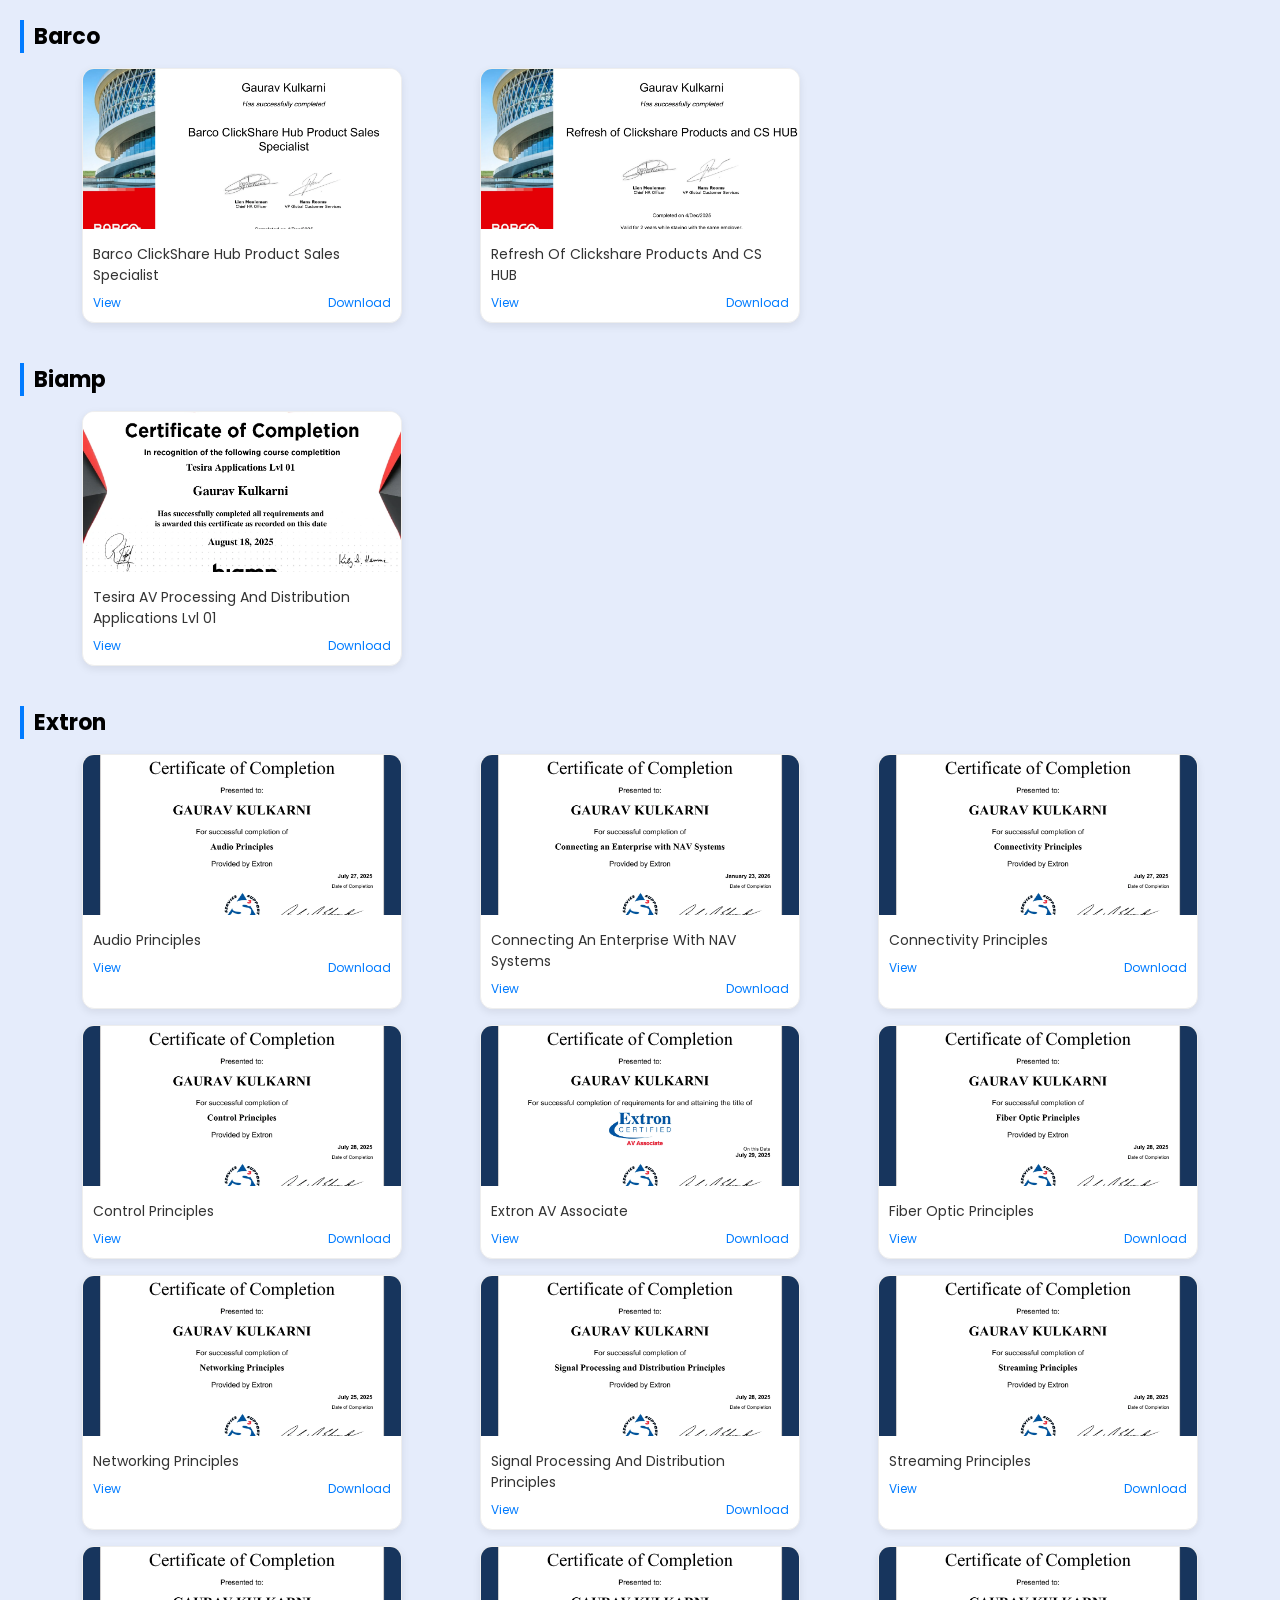
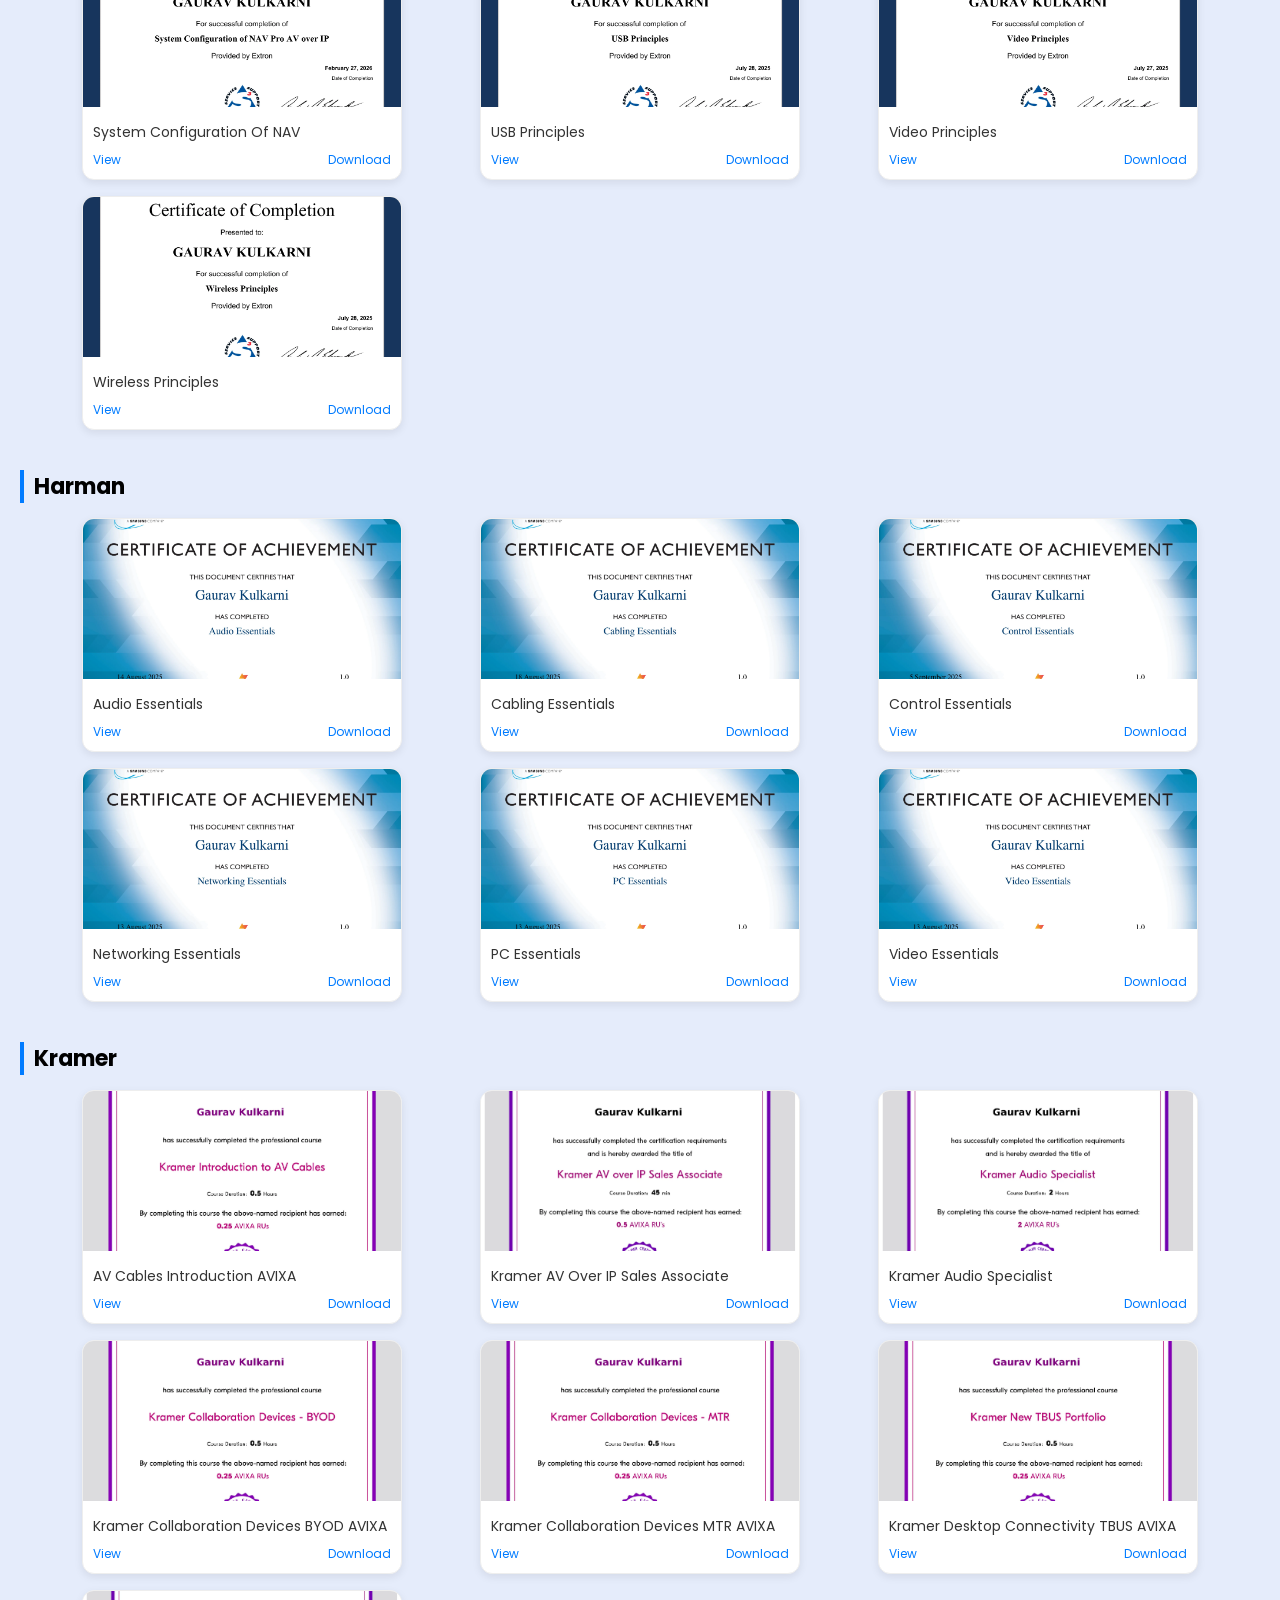
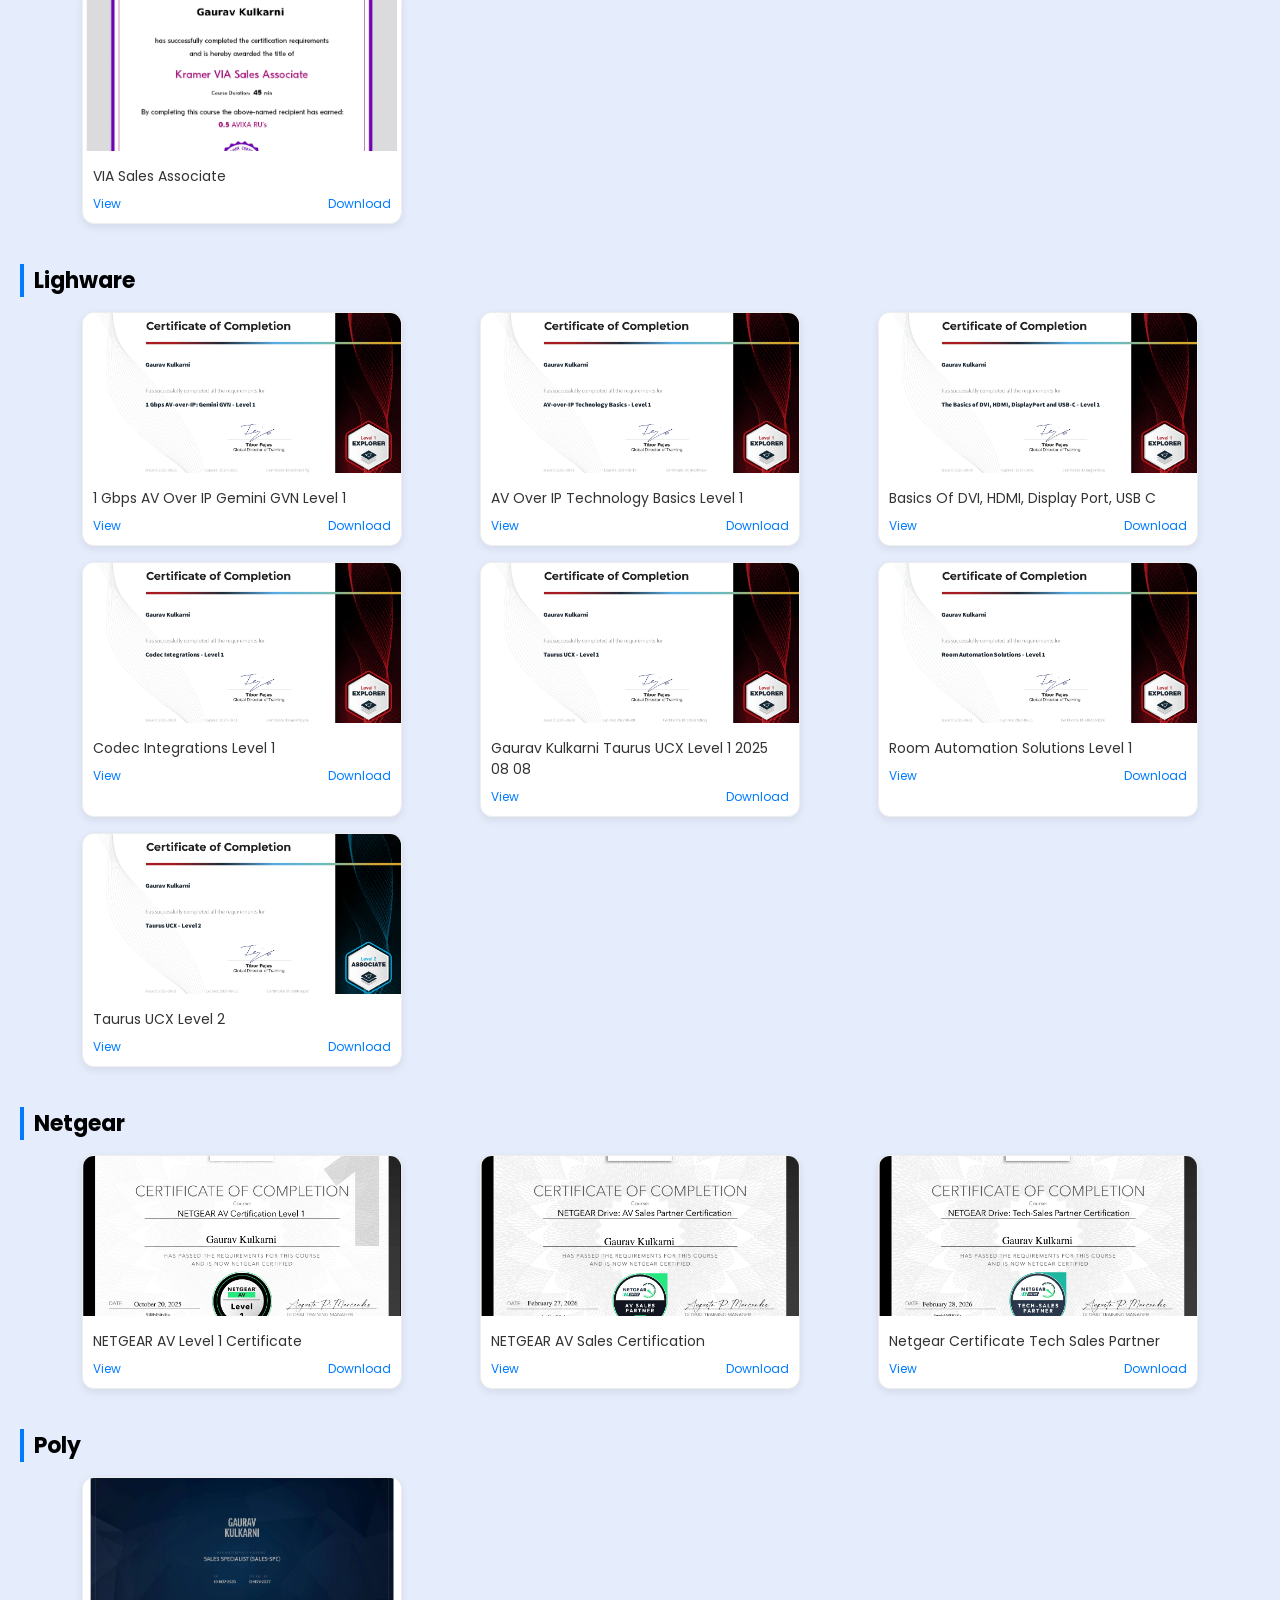
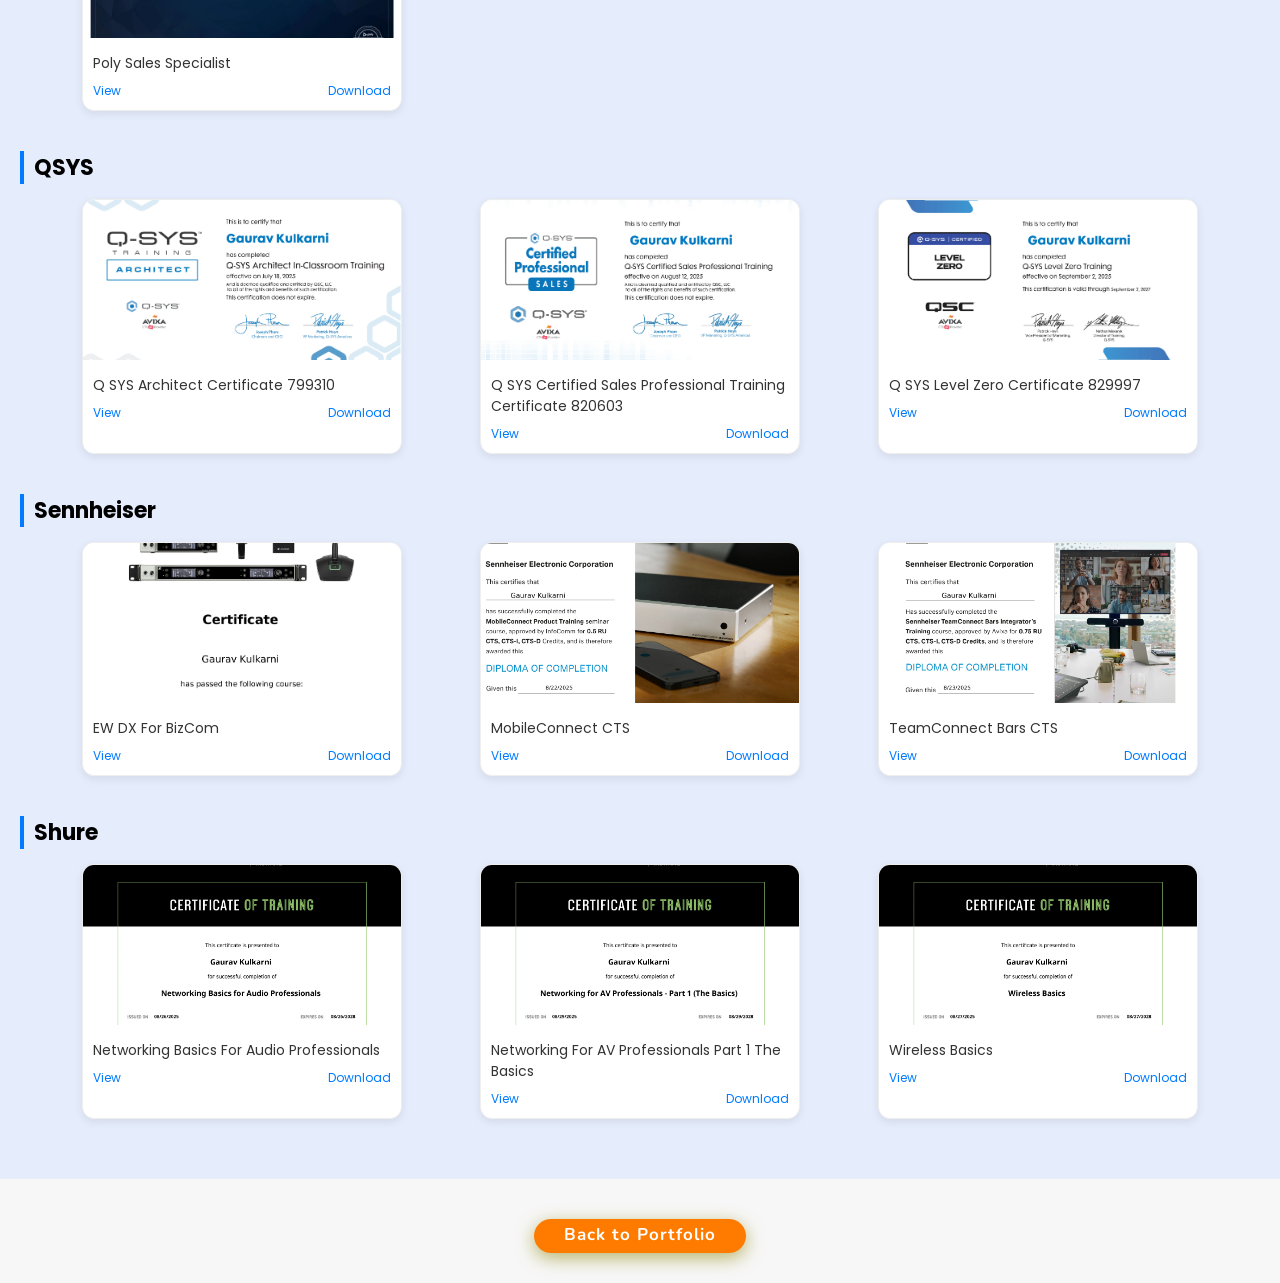
<file: certificates.html>
<!DOCTYPE html>
<html lang="en">

<head>
  <meta charset="UTF-8">
  <meta http-equiv="X-UA-Compatible" content="IE=edge">
  <meta name="viewport" content="width=device-width, initial-scale=1.0">
  <meta name="keywords" content="Gaurav Kulkarni, portfolio Gaurav Kulkarni, Web Developer, portfolio website, Gaurav Kulkarni website, Gaurav Kulkarni VIT, Gaurav Kulkarni mescoe, Gaurav Kulkarni Parli, Founder Directing Visions" />
  <meta name="description" content="Welcome to Gaurav's Portfolio. Passionate Web Developer. Freelancer, Cloud Ethusiast." />
  <!-- Custom CSS -->
  <link rel="stylesheet" href="./assests/css/style.css">
  <!-- Font Awesome -->
  <link rel="stylesheet" href="https://cdnjs.cloudflare.com/ajax/libs/font-awesome/5.15.3/css/all.min.css" integrity="sha512-iBBXm8fW90+nuLcSKlbmrPcLa0OT92xO1BIsZ+ywDWZCvqsWgccV3gFoRBv0z+8dLJgyAHIhR35VZc2oM/gI1w==" crossorigin="anonymous"
    referrerpolicy="no-referrer" />
  <!-- Favicon -->
  <link id='favicon' rel="shortcut icon" href="./assests/images/favicon.png" type="image/x-png">
  <title>Portfolio | Gaurav Kulkarni </title>

</head>

<body >



<div id="certificates"></div>
<div class="returnbtn-container">
<a href="index.html" class="btn-homereturn"><span>Back to Portfolio</span>

</div>
<div id="certup-modal" class="certup-modal">
  <span class="certup-close">&times;</span>
  <img class="certup-modal-img" id="certup-modal-img">
</div>

 <link rel="stylesheet" href="./assests/css/style.css">


<script>
document.addEventListener("DOMContentLoaded", () => {

  const container = document.getElementById("certificates");
  container.classList.add("certup-container");

  const JSON_PATH = "/certificates/certificates.json";

  fetch(JSON_PATH)
    .then(response => response.json())
    .then(data => {

      Object.keys(data).forEach(category => {

        // Section
        const section = document.createElement("div");
        section.className = "certup-category";

        const title = document.createElement("h2");
        title.innerText = formatTitle(category);

        section.appendChild(title);

        // Grid
        const grid = document.createElement("div");
        grid.className = "certup-grid";

        data[category].forEach(fileName => {

          const card = createCard(category, fileName);
          grid.appendChild(card);

        });

        section.appendChild(grid);
        container.appendChild(section);

      });

    })
    .catch(error => {
      console.error("Error loading certificates:", error);
      container.innerHTML = "<p>⚠️ Failed to load certificates.</p>";
    });


  function createCard(category, fileName) {

    const card = document.createElement("div");
    card.className = "certup-card";

    // Image
    const img = document.createElement("img");
    img.src = `/certificates/${category}/${fileName}.webp`;
    img.alt = fileName;
    img.loading = "lazy";

    // Body
    const body = document.createElement("div");
    body.className = "certup-card-body";

    // Title
    const title = document.createElement("div");
    title.className = "certup-card-title";
    title.innerText = formatTitle(fileName);

    // Actions
    const actions = document.createElement("div");
    actions.className = "certup-card-actions";

    // View (Modal)
const viewBtn = document.createElement("a");
viewBtn.href = "javascript:void(0)";
viewBtn.innerText = "View";

viewBtn.addEventListener("click", () => {
  openModal(`/certificates/${category}/${fileName}.webp`);
});

    const downloadBtn = document.createElement("a");
    downloadBtn.href = `/certificates/${category}/${fileName}.pdf`;
    downloadBtn.setAttribute("download", fileName + ".pdf");
    downloadBtn.innerText = "Download";

    actions.appendChild(viewBtn);
    actions.appendChild(downloadBtn);

    body.appendChild(title);
    body.appendChild(actions);

    card.appendChild(img);
    card.appendChild(body);

    return card;
  }


  function formatTitle(text) {
    return text
      .replace(/[-_]/g, " ")
      .replace(/\b\w/g, char => char.toUpperCase());
  }

});

function openModal(src) {
  const modal = document.getElementById("certup-modal");
  const modalImg = document.getElementById("certup-modal-img");

  modal.style.display = "block";
  modalImg.src = src;
}

function closeModal() {
  document.getElementById("certup-modal").style.display = "none";
}

// Close button
document.querySelector(".certup-close").onclick = closeModal;

// Close on background click
window.onclick = function(event) {
  const modal = document.getElementById("certup-modal");
  if (event.target === modal) {
    modal.style.display = "none";
  }
};
</script>

</body>
</file>
<file: assests/css/style.css>
@import url("https://fonts.googleapis.com/css2?family=Poppins:wght@400;600;700&display=swap");
@import url('https://fonts.googleapis.com/css2?family=Nunito:ital,wght@0,300;0,400;0,600;0,700;1,300;1,400&display=swap');

* {
  margin: 0;
  padding: 0;
  box-sizing: border-box;
  text-decoration: none;
  outline: none;
  border: none;
  /* text-transform: capitalize; */
  transition: all .2s linear;
}

html {
  font-size: 62.5%;
  overflow-x: hidden;
  scroll-behavior: smooth;
}

body {
  background: #f7f7f7;
  font-family: 'Poppins', sans-serif;
}

*::selection {
  background: #2b3dda;
  color: #fff;
}

html {
  font-size: 62.5%;
  overflow-x: hidden;
}

html::-webkit-scrollbar {
  width: .8rem;
}

html::-webkit-scrollbar-track {
  background: rgb(235, 202, 245);
}

html::-webkit-scrollbar-thumb {
  background: #420177;
}

/* pre loader start */
.loader-container {
  position: fixed;
  top: 0;
  left: 0;
  z-index: 10000;
  background: #e6eff1;
  display: flex;
  align-items: center;
  justify-content: center;
  height: 100%;
  width: 100%;
}

.loader-container.fade-out {
  top: -120%;
}

/* pre loader end */
/* navbar starts */
header {
  position: fixed;
  top: 0;
  left: 0;
  right: 0;
  z-index: 1000;
  display: flex;
  align-items: center;
  justify-content: space-between;
  padding: 1.7rem 10%;
  height: 6.5rem;
  background-color: #fff;
  box-shadow: 0 1px 4px rgba(146, 161, 176, .3);
}

section {
  min-height: 100vh;
  padding: 2rem 9%;
}

.heading {
  font-size: 3.5rem;
  color: rgb(32, 32, 32);
  font-weight: 800;
  text-align: center;
}

.heading span {
  color: rgb(115, 3, 167);
}

header .logo {
  font-size: 1.9rem;
  font-weight: 800;
  text-decoration: none;
  color: #0E2431;
}

header .logo i {
  font-size: 2.2rem;
}

header .logo:hover {
  color: #fc8c05;
}

header .navbar ul {
  list-style: none;
  display: flex;
  justify-content: center;
  align-items: center;
}

header .navbar li {
  margin-left: 2.5rem;
}

header .navbar ul li a {
  font-size: 1.57rem;
  color: #0E2431;
  font-weight: 600;
  text-decoration: none;
  letter-spacing: 0.04rem;
  transition: .2s;
}

header .navbar ul li a.active,
header .navbar ul li a:hover {
  color: #011aff;
  border-bottom: .2rem solid #011aff;
  padding: .5rem 0;
}

/* navbar ends */
/* hamburger icon starts*/
#menu {
  font-size: 3rem;
  cursor: pointer;
  color: rgb(24, 2, 63);
  display: none;
}

@media(max-width:768px) {
  #menu {
    display: block;
  }

  header .navbar {
    position: fixed;
    top: 6.5rem;
    right: -120%;
    width: 75%;
    height: 100%;
    text-align: left;
    align-items: flex-start;
    background-color: #0e0f31;
  }

  header .navbar ul {
    flex-flow: column;
    padding: 1rem;
  }

  header .navbar ul li {
    text-align: center;
    width: 100%;
    margin: 1rem 0;
    border-radius: .5rem;
    width: 26rem;
  }

  header .navbar ul li a {
    display: block;
    padding: 1rem;
    text-align: left;
    color: #fff;
    font-size: 2rem;
  }

  header .navbar ul li a.active,
  header .navbar ul li a:hover {
    padding: 1rem;
    color: #fff;
    border-radius: .5rem;
    border-bottom: .5rem solid #011aff;
  }

  .fa-times {
    transform: rotate(180deg);
  }

  header .navbar.nav-toggle {
    right: 0;
  }
}

/* hamburger icon ends */
/* hero section starts*/
.home {
  position: relative;
  display: flex;
  flex-wrap: wrap;
  gap: 1.5rem;
  min-height: 100vh;
  align-items: center;
}

.home #particles-js {
  position: absolute;
  top: 0;
  left: 0;
  height: 100%;
  width: 100%;
}

.home::before {
  content: '';
  position: absolute;
  top: 0;
  left: 0;
  height: 100%;
  width: 100%;
}

.home .content {
  flex: 1 1 40rem;
  padding-top: 1rem;
  z-index: 1;
}

.home .image {
  flex: 1 1 40rem;
  z-index: 1;
}

.home .image img {
  width: 70%;
  margin-left: 6rem;
  border-radius: 50%;
  box-shadow: 0 2px 8px rgba(0, 0, 0, 0.3);
  cursor: pointer;
}

.home .image img:hover {
  box-shadow: 0 5px 15px rgba(0, 0, 0, 0.5);
}

.home .content h3 {
  font-size: 5rem;
  font-weight: 800;
  color: #002057;
}

.home .content h3 span {
  font-size: 5rem;
  font-weight: 800;
  color: #ff7b00;
}

.home .content p {
  font-size: 2.5rem;
  color: #000;
  font-weight: 600;
  padding: 1rem 0;
}

.home .content p span {
  font-size: 2.5rem;
  color: rgb(148, 8, 8);
  font-weight: 600;
  padding: 1rem 0;
}

.home .btn {
  margin-top: 1rem;
  position: absolute;
  line-height: 0;
  padding: 1.6rem 3rem;
  border-radius: 4em;
  transition: 0.5s;
  color: #fff;
  background: #ff7b00;
  box-shadow: 0px 5px 18px rgba(145, 136, 12, 0.6);
  font-family: 'Nunito', sans-serif;
}

.home .btn span {
  font-weight: 700;
  font-size: 1.7rem;
  letter-spacing: 0.1rem;
}

.home .btn i {
  margin-left: 0.3rem;
  font-size: 1.5rem;
  transition: 0.3s;
}

.home .btn:hover {
  background: #1a047e;
}

.home .btn:hover i {
  transform: translateX(5px);
}

/* social icons start */
.socials {
  position: relative;
  margin-top: 9rem;
}

.socials .social-icons {
  padding-left: 0;
  margin-bottom: 0;
  list-style: none
}

.socials .social-icons li {
  display: inline-block;
  margin-bottom: 14px
}

.social-icons a {
  font-size: 2rem;
  display: inline-block;
  line-height: 44px;
  color: #ff7b00;
  background-color: #09011b;
  width: 44px;
  height: 44px;
  text-align: center;
  margin-right: 8px;
  border-radius: 100%;
  -webkit-transition: all .2s linear;
  -o-transition: all .2s linear;
  transition: all .2s linear
}

.social-icons a:active, .social-icons a:focus, .social-icons a:hover {
  color: #fff;
  background-color: #0685da
}

.social-icons a.github:hover {
  background-color: #0e0e0e
}

.social-icons a.twitter:hover {
  background-color: #00aced
}

.social-icons a.linkedin:hover {
  background-color: #007bb6
}

.social-icons a.dev:hover {
  background-color: #070707
}

.social-icons a.instagram:hover {
  background-color: #ee00da
}

/* social icons end */
/* hero media queries starts*/
@media(max-width:450px) {
  .home .btn {
    margin: 4rem 0;
  }

  .socials {
    margin-top: 12rem;
  }

  .home .image img {
    margin-top: -12rem;
  }

  .home .content p {
    font-size: 2.2rem;
  }

  .home .content p span {
    font-size: 2.2rem;
  }
}

/* hero media queries ends*/
/* hero section end */
/* about section starts */
.about {
  background: rgb(255, 255, 255);
}

.about .row {
  display: flex;
  flex-direction: row;
  gap: 2rem;
  flex-wrap: wrap;
  padding: 4rem;
}

.about .row .image {
  text-align: center;
  flex: 1 1 35rem;
}

.about .row .image img {
  margin: 4rem;
  width: 30rem;
  border-radius: 5%;
  box-shadow: 0 5px 10px rgba(0, 0, 0, 0.6);
  mix-blend-mode: luminosity;
  transition: .3s;
  cursor: pointer;
}

.about .row .image img:hover {
  mix-blend-mode: normal;
}

.about .row .content {
  flex: 1 1 45rem;
  padding: 3rem;
}

.about .row .content h3 {
  color: rgb(27, 27, 27);
  font-size: 2.5rem;
}

.about .row .content .tag {
  font-size: 1.4rem;
  color: #020133;
  font-weight: 600;
  margin-top: 1rem;
}

.about .row .content p {
  font-size: 1.5rem;
  margin-top: 1.5rem;
  font-family: 'Nunito';
  font-weight: 600;
  text-align: justify;
}

.about .row .content .box-container {
  display: flex;
  flex-wrap: wrap;
  gap: 1.5rem;
  font-family: 'Nunito';
  font-weight: 600;
}

.about .row .content .box-container .box p {
  text-transform: none;
}

.about .row .content .box-container .box p span {
  color: #424fc9;
}

.resumebtn {
  margin-top: 6rem;
}

.resumebtn .btn {
  padding: 1.7rem 3rem;
  border-radius: .5em;
  transition: 0.3s;
  color: #fff;
  background: #ff7b00;
  box-shadow: 0px 5px 10px rgba(200, 219, 30, 0.6);
  font-family: 'Nunito', sans-serif;
}

.resumebtn .btn span {
  font-weight: 600;
  font-size: 1.8rem;
  letter-spacing: 0.1rem;
}

.resumebtn .btn i {
  margin-left: 0.3rem;
  font-size: 1.2rem;
  transition: 0.3s;
}

.resumebtn .btn:hover {
  background: #1a047e;
}

.resumebtn .btn:hover i {
  transform: translateX(5px);
}

/* about media queries starts*/
@media screen and (max-width: 600px) {
  .about .row .image {
    margin-top: 2rem;
  }

  .about .row .image img {
    margin: 0 auto;
    width: 80%;
    mix-blend-mode: normal;
  }

  .about .row {
    padding: .5rem;
    margin-bottom: 7rem;
  }

  .about .row .content {
    padding: 1rem;
  }

  .about .row .content .box-container {
    gap: 0;
  }
}

/* about media queries ends*/
/* about section ends */
/* skills section starts */
.skills {
  /* background: linear-gradient(to bottom, #57059e, #4a00e0); */
      background: linear-gradient(to bottom, #5b059e, #00e0a0);
}

.skills h2 {
  color: #fff;
}

.skills .heading span {
  color: rgb(237, 126, 0);
}

.skills .container {
  background: rgba(0, 0, 22, 0.4);
  border-radius: 1rem;
  padding: 2rem;
  margin: 1rem;
}

.skills .container .row {
  display: grid;
  grid-template-columns: repeat(2, 1fr);
  flex-wrap: wrap;
}

.skills .container .row .col {
  display: grid;
}

.skills .container .col {
  position: relative;
  width: 90%;
  color: #fff;
  margin-top: .5rem;
}

.skills .container .col .bar {
  margin-bottom: 15px;
  padding: 10px;
  border-radius: 1rem;
  box-shadow: 0 4px 10px rgba(0, 0, 0, .2);
  background: rgba(0, 0, 22, 0.9);
  transition: .2s;
}

.skills .container .col .bar:hover {
  transform: translateX(12px);
  box-shadow: 0 5px 8px rgba(0, 2, 68, 0.4);
}

.skills .container .col .bar .info {
  display: flex;
  align-items: center;
  justify-content: space-between;
  margin-bottom: 5px;
}

.skills .container .col .bar .info i {
  font-size: 2rem;
}

.skills .container .col .bar .info span {
  font-size: 1.8rem;
  font-weight: 500;
  font-family: 'Poppins';
  margin-left: .5rem;
}

.skills .container .col .bar .line {
  position: relative;
  width: 100%;
  height: 10px;
  background: rgb(212, 211, 211);
  border-radius: 6px;
}

.skills .container .col .bar .line:before {
  content: '';
  position: absolute;
  height: 100%;
  top: 0;
  left: 0;
  border-radius: 4px;
}

.skills .container .col .bar .html:before {
  width: 90%;
  background: #e03d0b;
}

.skills .container .col .bar .css:before {
  width: 82%;
  background: #2962ff;
}

.skills .container .col .bar .javascript:before {
  width: 80%;
  background: #ffd900;
}

.skills .container .col .bar .jquery:before {
  width: 75%;
  background: #3d10dd;
}

.skills .container .col .bar .php:before {
  width: 78%;
  background: #8054c7;
}

/* .skills .container .col .bar .mysql:before {
  width: 80%;
  background: #f38b03;
} */
.skills .container .col .bar .reactjs:before {
  width: 55%;
  background: #2962ff;
}

/* .skills .container .col .bar .java:before {
  width: 80%;
  background: #ce0505;
} */
.skills .container .col .bar .python:before {
  width: 90%;
  background: #f7d203;
}

.skills .container .col .bar .android:before {
  width: 80%;
  background: #2fdf7e;
}

.skills .container .col .bar .nodejs:before {
  width: 55%;
  background: #298521;
}

.skills .container .col .bar .vcs:before {
  width: 88%;
  background: #f14e32;
}

.skills .container .col .bar .cms:before {
  width: 72%;
  background: #1771e7;
}

.skills .container .col .bar .firebase:before {
  width: 90%;
  background: #ffae00;
}

/* skills media queries starts*/
@media screen and (max-width: 600px) {
  .skills .container {
    padding: 0;
    margin: 0;
  }

  .skills .container .row {
    grid-template-columns: repeat(1, 1fr);
    margin: 1rem;
    padding-top: 2rem;
  }

  .skills .container .col {
    margin-top: 5px;
    width: 100%;
  }

  .skills .container .col .bar {
    margin-bottom: 10px;
    padding: 10px;
  }

  .skills .container .col .bar .line {
    height: .8rem;
  }
}

/* skills media queries ends*/
/* skills section ends */
/* education section starts */
.education {
  background: #e5ecfb;
  min-height: 80vh;
}

.education .qoute {
  font-size: 1.5rem;
  text-align: center;
  font-family: 'Nunito', sans-serif;
  font-weight: 600;
  margin-top: .5rem;
}

.education .box-container {
  display: flex;
  flex-wrap: wrap;
  justify-content: center;
  align-items: center;
  flex-direction: column;
}

.education .box-container .box {
  display: flex;
  flex-direction: row;
  width: 80%;
  border-radius: .5rem;
  box-shadow: .2rem .5rem 1rem rgba(0, 0, 0, .2);
  text-align: center;
  position: relative;
  margin-top: 2rem;
  overflow: hidden;
  transition: .3s;
  background: rgb(252, 252, 252);
}

.education .box-container .box:hover {
  transform: scale(1.03);
  box-shadow: 1rem .5rem 1.2rem rgba(0, 0, 0, .3);
}

.education .box-container .box .image {
  flex: 1 1 20rem;
  width: 100%;
}

.education .box-container .box img {
  object-fit: cover;
  position: relative;
  width: 100%;
  height: 100%;
}

.education .box-container .box .content {
  position: relative;
  display: flex;
  flex-direction: column;
  padding: 1rem;
  flex-wrap: wrap;
  flex: 1 1 70rem;
}

.education .box-container .box .content h3 {
  font-size: 2.5rem;
  color: #012970;
  padding: .5rem 0;
  font-weight: 600;
  text-align: left;
  margin-left: 1rem;
}

.education .box-container .box .content p {
  font-size: 1.5rem;
  margin-left: 1rem;
  text-align: left;
}

.education h4 {
  font-size: 2rem;
  color: rgb(34, 109, 0);
  text-align: left;
  margin: 1rem;
  font-family: 'Nunito', sans-serif;
  font-weight: 700;
}

/* education media queries starts*/
@media screen and (max-width: 600px) {
  .education .box-container .box {
    flex-direction: column;
    width: 100%;
  }

  .education .box-container .box .image {
    width: 100%;
    height: 25rem;
  }

  .education .box-container .box img {
    width: 100%;
  }

  .education .box-container .box .content {
    position: relative;
    display: flex;
    flex-direction: column;
    padding: 1rem;
    flex-wrap: wrap;
    flex: 0;
  }

  .education .btns {
    margin-top: 2rem;
    margin-left: 1rem;
    margin-right: 1rem;
    flex-wrap: wrap;
  }
}

/* education media queries ends*/
/* education section ends */
/* work section starts */
.work {
  /* background: #010124; */
  background: linear-gradient(to bottom, #000031, #00002c);
}

.work h2 {
  color: #fff;
  padding: 1rem;
}

.work .heading span {
  color: rgb(237, 126, 0);
}

.work .box-container {
  display: flex;
  flex-wrap: wrap;
  gap: 1.5rem;
  margin: 2rem;
}

.work .box-container .box {
  flex: 1 1 30rem;
  border-radius: .5rem;
  box-shadow: 0 .5rem 1rem rgba(0, 0, 0, .1);
  position: relative;
  overflow: hidden;
  height: 30rem;
}

.work .box-container .box img {
  height: 100%;
  width: 100%;
  object-fit: cover;
}

.work .box-container .box .content {
  height: 100%;
  width: 100%;
  position: absolute;
  top: 85%;
  left: 0;
  background: rgba(255, 255, 255, 0.9);
  display: flex;
  flex-direction: column;
}

.work .box-container .box .content .tag {
  display: flex;
  flex-direction: row;
  justify-content: space-between;
  align-items: center;
  height: 5rem;
  width: 100%;
  padding-left: 1rem;
  background: #ffd900;
}

.work .box-container .box .content .tag h3 {
  font-size: 2rem;
}

.work .box-container .box:hover .content {
  top: 25%;
}

.work .desc {
  margin: 2rem;
  display: flex;
  flex-direction: column;
  justify-content: center;
}

.work .desc p {
  font-size: 1.5rem;
}

.work .desc .btns {
  display: flex;
  justify-content: space-between;
  width: 100%;
  margin-top: 2rem;
}

.work .desc .btns .btn {
  line-height: 0;
  display: inline;
  padding: 1.5rem 2.5rem;
  border-radius: .5rem;
  font-size: 1.5rem;
  color: #fff;
  background: rgb(12, 12, 12);
  margin-right: 2rem;
}

.work .desc .btns .btn:hover {
  background: #310ae0f5;
}

.work .viewall {
  display: flex;
  justify-content: center;
}

.work .viewall .btn {
  position: relative;
  line-height: 0;
  padding: 1.6rem 3rem;
  border-radius: .5em;
  transition: 0.5s;
  color: rgb(255, 255, 255);
  font-weight: 700;
  border: 2px solid #fff;
  box-shadow: 0px 5px 10px rgba(65, 84, 241, 0.4);
  text-align: center;
}

.work .viewall .btn span {
  font-weight: 600;
  font-size: 1.7rem;
  font-family: 'Nunito', sans-serif;
}

.work .viewall .btn i {
  margin-left: 0.3rem;
  font-size: 1.5rem;
  transition: 0.3s;
}

.work .viewall .btn:hover {
  background: #fff;
  color: #000;
}

.work .viewall .btn:hover i {
  transform: translateX(5px);
}

/* work section ends */
/* experience section starts */
.experience {
  background: #e5ecfb;
}
.experience .timeline {
  position: relative;
  max-width: 1200px;
  margin: 0 auto;
}

.experience .timeline::after {
  content: '';
  position: absolute;
  width: 6px;
  background: #020133;
  top: 0;
  bottom: 0;
  left: 50%;
  margin-left: -3px;
  z-index: -2;
}

.experience .container {
  padding: 10px 40px;
  position: relative;
  background-color: inherit;
  width: 50%;
}

/*circles on timeline*/
.experience .container::after {
  content: "\f0b1";
  position: absolute;
  width: 25px;
  height: 25px;
  right: -17px;
  background-color: rgb(255, 255, 255);
  border: 4px solid #FF9F55;
  top: 15px;
  border-radius: 50%;
  z-index: 100;
  font-size: 1.89rem;
  text-align: center;
  font-weight: 600;
  color: #02094b;
  font-family: 'Font Awesome\ 5 Free';
}

.experience .left {
  left: 0;
}

.experience .right {
  left: 50%;
}

/* arrows pointing right */
.experience .left::before {
  content: " ";
  height: 0;
  position: absolute;
  top: 22px;
  width: 0;
  z-index: 1;
  right: 30px;
  border: medium solid #f68c09;
  border-width: 10px 0 10px 10px;
  border-color: transparent transparent transparent #f68c09;
}

/* arrows pointing left  */
.experience .right::before {
  content: " ";
  height: 0;
  position: absolute;
  top: 22px;
  width: 0;
  z-index: 1;
  left: 30px;
  border: medium solid #f68c09;
  border-width: 10px 10px 10px 0;
  border-color: transparent #f68c09 transparent transparent;
}

.experience .right::after {
  left: -16px;
}

.experience .content {
  /* background-color: #f68c09; */
  /* background-color: #ff5d55; */
  background-color: #ffd900;
  color: black ;
  position: relative;
  border-radius: 6px;
}

 .experience .current {
  /* background-color: #f68c09; */
  background-color: #ff5d55;
  /* background-color: #ffd900; */
  color: black ;
  position: relative;
  border-radius: 6px;
}

.experience .content .tag {
  font-size: 1.3rem;
  padding-top: 1.5rem;
  padding-left: 1.5rem;
}

.experience .content .desc {
  margin-left: 1.5rem;
  padding-bottom: 1rem;
}

.experience .content .desc h3 {
  font-size: 1.5rem;
  font-weight: 600;
}

.experience .content .desc p {
  font-size: 1.2rem;
}

/* view all button */
.morebtn {
  display: flex;
  justify-content: center;
}

.morebtn .btn {
  position: relative;
  line-height: 0;
  padding: 1.6rem 3rem;
  border-radius: .5em;
  transition: 0.5s;
  color: #fff;
  background: #2506ad;
  box-shadow: 0px 5px 10px rgba(48, 68, 247, .6);
  text-align: center;
}

.morebtn .btn span {
  font-weight: 600;
  font-size: 1.7rem;
  font-family: 'Nunito', sans-serif;
}

.morebtn .btn i {
  margin-left: 0.3rem;
  font-size: 1.5rem;
  transition: 0.3s;
}

.morebtn .btn:hover {
  background: #1a047e;
}

.morebtn .btn:hover i {
  transform: translateX(5px);
}

/* Media queries - Responsive timeline on screens less than 600px wide */
@media screen and (max-width: 600px) {
  .experience {
    min-height: 80vh;
  }

  .experience .timeline {
    margin-top: 2rem;
  }

  .experience .timeline::after {
    left: 31px;
  }

  .experience .container {
    width: 100%;
    padding-left: 8rem;
    padding-right: 2rem;
  }

  .experience .container::after {
    font-size: 2.2rem;
  }

  .experience .container::before {
    left: 61px;
    border: medium solid #f68c09;
    border-width: 10px 10px 10px 0;
    border-color: transparent #f68c09 transparent transparent;
  }

  .experience .left::after {
    left: 15px;
  }

  .experience .right::after {
    left: 15px;
  }

  .experience .right {
    left: 0%;
  }

  .morebtn {
    margin-top: 3rem;
  }
}

/* experience media queries ends */
/* experience section ends */
/* contact section starts */
.contact {
  background: #e5ecfb;
  min-height: 60vh;
}

.contact .container {
  max-width: 1050px;
  width: 100%;
  background: #fff;
  border-radius: 1.5rem;
  margin: 2rem 5rem;
  box-shadow: 0 5px 10px rgba(0, 0, 0, 0.15);
}

.contact .container .content {
  display: flex;
  align-items: center;
  justify-content: space-between;
  padding: 2.5rem 2rem;
}

.contact .content .image-box {
  max-width: 60%;
  margin-left: 4rem;
}

.contact .content .image-box img {
  width: 100%;
  height: 40rem;
  position: relative;
}

.contact .content form {
  width: 45%;
  margin-right: 3.5rem;
}

form .form-group {
  display: flex;
  flex-direction: column;
  justify-content: center;
}

.form-group .field {
  height: 50px;
  display: flex;
  position: relative;
  margin: 1rem;
  width: 100%;
}

form i {
  position: absolute;
  top: 50%;
  left: 18px;
  color: rgb(51, 51, 51);
  font-size: 17px;
  pointer-events: none;
  transform: translateY(-50%);
}

form .field input,
form .message textarea {
  width: 100%;
  height: 100%;
  outline: none;
  padding: 0 16px 0 48px;
  font-size: 16px;
  font-family: 'Poppins', sans-serif;
  border-radius: 5px;
  border: 1px solid rgb(51, 51, 51);
  background: #e5ecfb;
}

.field input::placeholder,
.message textarea::placeholder {
  color: rgb(51, 51, 51);
}

.field input:focus,
.message textarea:focus {
  padding-left: 47px;
  border: 2px solid rgb(115, 3, 167);
}

.field input:focus~i,
.message textarea:focus~i {
  color: rgb(115, 3, 167);
}

form .message {
  position: relative;
  margin: 1rem;
  width: 100%;
}

form .message i {
  top: 25px;
  font-size: 20px;
  left: 15px;
}

form .message textarea {
  min-height: 130px;
  max-height: 230px;
  max-width: 100%;
  min-width: 100%;
  padding: 12px 20px 0 48px;
}

form .message textarea::-webkit-scrollbar {
  width: 0px;
}

form .button-area {
  display: flex;
  float: right;
  flex-direction: row-reverse;
}

.button-area button {
  color: #fff;
  border: none;
  outline: none;
  font-size: 1.8rem;
  cursor: pointer;
  border-radius: 5px;
  padding: 13px 25px;
  background: #2506ad;
  box-shadow: 0px 5px 10px rgba(48, 68, 247, .6);
  transition: 0.3s ease;
  font-family: 'Nunito', sans-serif;
}

.button-area button:hover {
  background: #421cecf5;
}

.button-area span {
  font-size: 17px;
  padding: 1rem;
  display: none;
}

.button-area button i {
  position: relative;
  top: 6px;
  left: 2px;
  font-size: 1.5rem;
  transition: 0.3s;
  color: #fff;
}

.button-area button:hover i {
  left: 8px;
}

/* contact section media queries starts */
@media (max-width:900px) {
  .contact {
    min-height: 70vh;
  }

  .contact .container {
    margin: 3rem 0 2rem 0;
  }

  .contact .container .content {
    padding: 18px 12px;
  }

  .contact .content .image-box {
    display: none;
  }

  .contact .content form {
    width: 100%;
    margin-right: 2rem;
  }
}

/* contact section media queries ends */
/* contact section ends */
/* footer section starts */
.footer {
  min-height: auto;
  padding-top: 0;
  background: rgb(0, 1, 43);
}

.footer .box-container {
  display: flex;
  justify-content: center;
  flex-wrap: wrap;
}

.footer .box-container .box {
  flex: 1 1 25rem;
  margin: 2.5rem;
}

.footer .box-container .box h3 {
  font-size: 2.5rem;
  color: #fff;
  padding-bottom: 1rem;
  font-weight: normal;
}

.footer .box-container .box p {
  font-size: 1.5rem;
  color: #ccc;
  padding: .7rem 0;
  text-transform: none;
}

.footer .box-container .box p i {
  padding-right: 1rem;
  color: #ffae00;
}

.footer .box-container .box a {
  font-size: 1.5rem;
  color: rgb(238, 238, 238);
  padding: .3rem 0;
  display: block;
}

.footer .box-container .box a:hover {
  color: #ffae00;
}

.footer .box-container .box .share {
  display: flex;
  flex-wrap: wrap;
  padding: 1rem 0;
}

.footer .box-container .box .share a {
  height: 4rem;
  width: 4rem;
  padding: 1rem;
  text-align: center;
  border-radius: 5rem;
  font-size: 1.7rem;
  margin-right: 1rem;
  transition: .2s;
  background: rgb(230, 230, 230);
  color: #02094b;
  border: none;
}

.footer .box-container .box .share a:hover {
  background: transparent;
  transform: scale(0.98);
  border: .1rem solid rgb(180, 178, 178);
  color: #ffae00;
}

.footer .credit {
  padding: 1rem 0 0 0;
  text-align: center;
  font-size: 1.5rem;
  font-family: 'Nunito', sans-serif;
  font-weight: 600;
  color: #fff;
  border-top: .1rem solid #fff3;
}

.footer .credit a {
  color: #ffae00;
}

.footer .fa {
  color: #E90606;
  margin: 0 .3rem;
  font-size: 1.5rem;
  animation: pound .35s infinite alternate;
}

@-webkit-keyframes pound {
  to {
    transform: scale(1.1);
  }
}

@keyframes pound {
  to {
    transform: scale(1.1);
  }
}

@media(max-width:450px) {
  .footer .box-container .box {
    margin: 1.5rem;
  }

  .footer .box-container .box p {
    padding: 0.7rem;
  }

  .footer .box-container .box .share a {
    padding: 1.2rem;
  }
}

/* footer section ends */
/* common media queries starts*/
@media(max-width:450px) {
  html {
    font-size: 55%;
  }

  body {
    padding-right: 0;
  }

  section {
    padding: 2rem;
  }
}

/* common media queries ends*/
/* scroll top starts */
#scroll-top {
  position: fixed;
  top: -140%;
  right: 2rem;
  padding: 1rem 1.5rem;
  font-size: 2rem;
  background: #ffae00;
  color: rgb(13, 0, 44);
  border-radius: 50%;
  transition: 1s linear;
  z-index: 1000;
}

#scroll-top.active {
  top: calc(100% - 12rem);
}

/* scroll top ends */


/* Certificates CSS */

.certup-container {
  max-width: auto;
  margin: auto;
  /* display: flex;
  align-items: normal;
  justify-content: left; */
  padding: 20px;
  background-color: rgb(229, 236, 251)
}

.certup-category {
  margin-bottom: 40px;
}

.certup-category h2 {
  margin-bottom: 15px;
  font-size: 22px;
  border-left: 4px solid #007bff;
  padding-left: 10px;
}

.certup-grid {
  display: grid;
  grid-template-columns: repeat(auto-fill, minmax(320px, 320px));
  justify-content: space-evenly;
  gap: 16px;
}

.certup-card {
  background: #fff;
  border-radius: 12px;
  overflow: hidden;
  border: 1px solid #eee;
  box-shadow: 0 3px 8px rgba(0,0,0,0.08);
  transition: 0.3s ease;
}

.certup-card:hover {
  transform: translateY(-5px);
}

.certup-card img {
  width: 100%;
  height: 160px;
  object-fit: cover;
}

.certup-card-body {
  padding: 10px;
}

.certup-card-title {
  font-size: 14px;
  margin-bottom: 8px;
  color: #333;
}

.certup-card-actions {
  display: flex;
  justify-content: space-between;
}

.certup-card-actions a {
  font-size: 12px;
  text-decoration: none;
  color: #007bff;
}

/* 📱 Mobile */
@media (max-width: 500px) {
  .certup-card img {
    height: 130px;
  }

  .certup-category h2 {
    font-size: 18px;
  }
  
}
@media (max-width: 500px) {
  .certup-grid {
    grid-template-columns: repeat(auto-fill, minmax(140px, 1fr));
  }
}
.certup-modal {
  display: none;
  position: fixed;
  z-index: 999;
  padding: 20px;
  left: 0;
  top: 0;
  width: 100%;
  height: 100%;
  background-color: rgba(0,0,0,0.9);
}

.certup-modal-img {
  display: block;
  margin: auto;
  max-width: 90%;
  max-height: 90%;
  border-radius: 10px;
}

.certup-close {
  position: absolute;
  top: 20px;
  right: 30px;
  font-size: 35px;
  color: white;
  cursor: pointer;
}

/* Mobile */
@media (max-width: 600px) {
  .certup-modal-img {
    max-width: 100%;
    max-height: 80%;
  }
}
.returnbtn-container{
    display: flex;
    justify-content: center;
    padding: 30px;
}

.returnbtn-container .btn-homereturn {
  margin-top: 1rem;

  line-height: 0;
  padding: 1.6rem 3rem;
  border-radius: 4em;
  transition: 0.5s;
  color: #fff;
  background: #ff7b00;
  box-shadow: 0px 5px 18px rgba(145, 136, 12, 0.6);
  font-family: 'Nunito', sans-serif;
}

.returnbtn-container .btn-homereturn span {
  font-weight: 700;
  font-size: 1.7rem;
  letter-spacing: 0.1rem;
}

.returnbtn-container .btn-homereturn i {
  margin-left: 0.3rem;
  font-size: 1.5rem;
  transition: 0.3s;
}

.returnbtn-container .btn-homereturn:hover {
  background: #1a047e;
}

.returnbtn-container .btn-homereturn:hover i {
  transform: translateX(5px);
}
</file>
